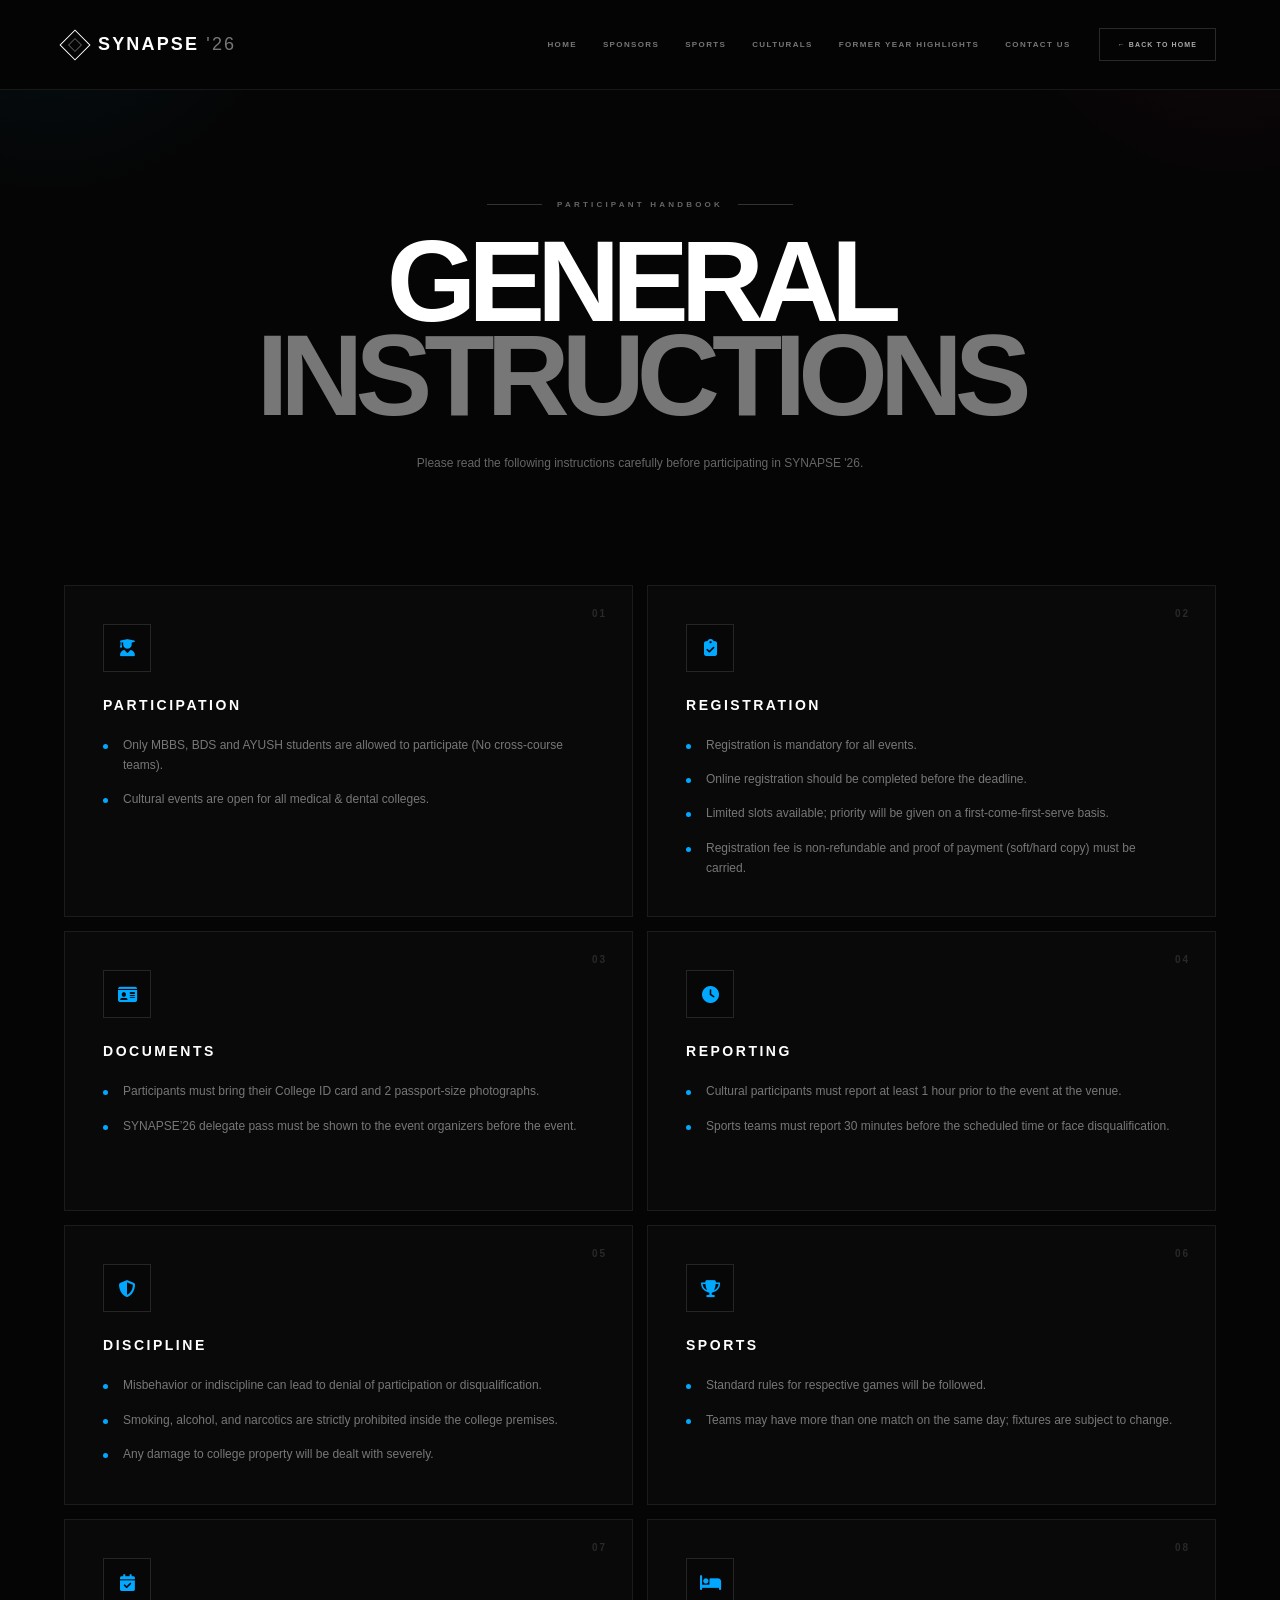
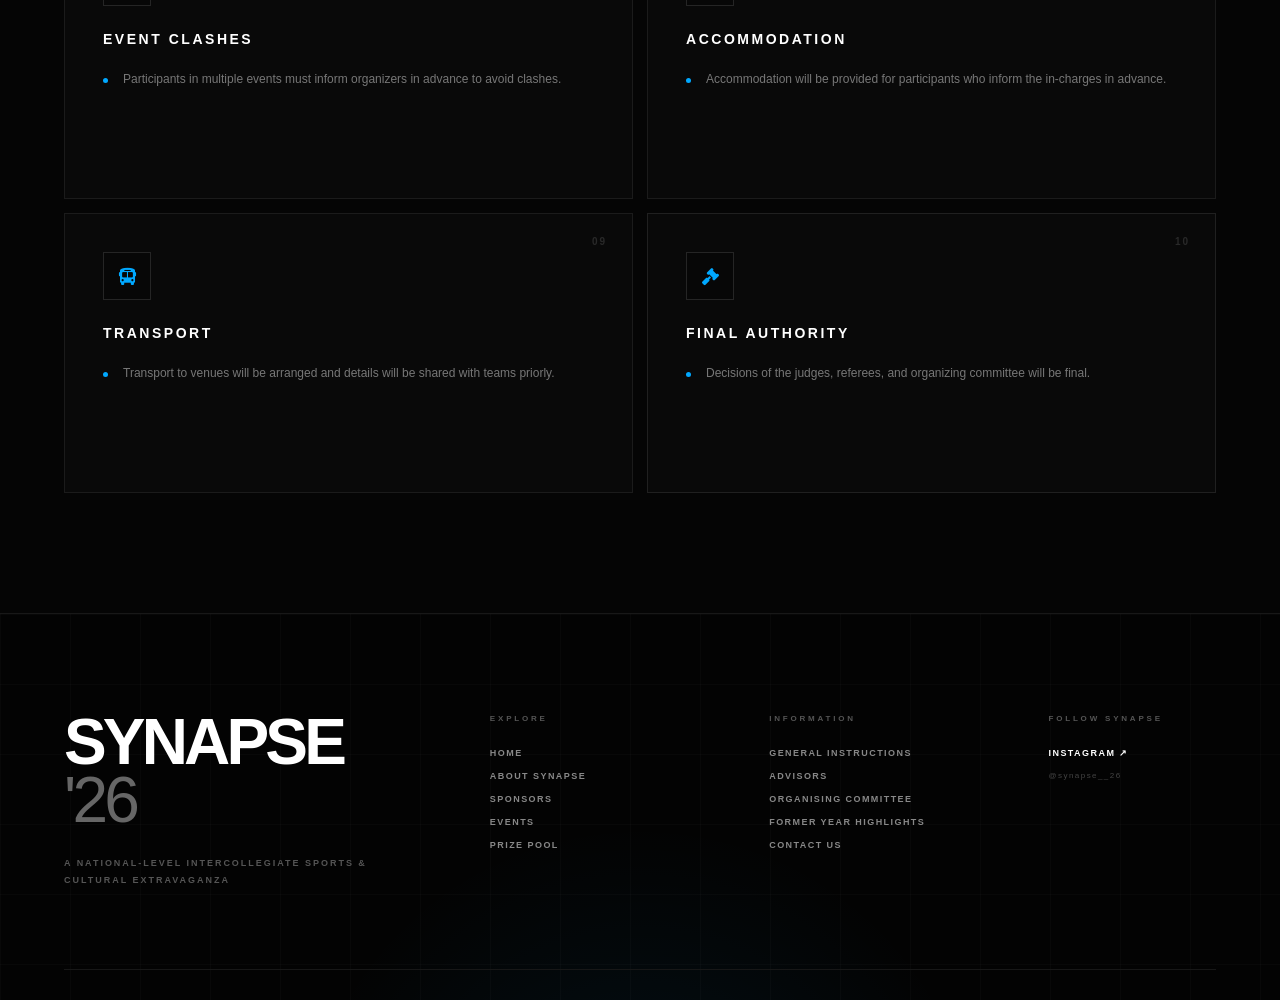
<file: instructions.html>
<!DOCTYPE html>
<html lang="en">

<head>
    <meta charset="UTF-8">

    <meta
        name="viewport"
        content="width=device-width, initial-scale=1.0"
    >

    <title>General Instructions | SYNAPSE '26</title>

    <link rel="stylesheet" href="instructions.css">

    <link
        rel="stylesheet"
        href="https://cdnjs.cloudflare.com/ajax/libs/font-awesome/6.5.2/css/all.min.css"
    >
</head>

<body>

<header class="instructions-nav">

    <div class="navbar-inner">

        <a
            href="index.html"
            class="nav-brand"
        >
            <div class="nav-mark"></div>

            <div class="nav-name">
                SYNAPSE <span>'26</span>
            </div>
        </a>

        <nav class="nav-links">

            <a href="index.html">
                HOME
            </a>
			
			<a href="index.html#sponsors">
                SPONSORS
            </a>
			
			<a href="sports.html">
                SPORTS
            </a>
			
			<a href="culturals.html">
                CULTURALS
            </a>
			
			<a href="index.html#gallery">
                FORMER YEAR HIGHLIGHTS
            </a>

            <a href="index.html#connect">
                CONTACT US
            </a>
            

        </nav>

        <a
            href="index.html"
            class="back-home"
        >
            ← BACK TO HOME
        </a>

        <button
            class="menu-button"
            type="button"
            aria-label="Open menu"
            aria-expanded="false"
        >
            <span></span>
            <span></span>
            <span></span>
        </button>

    </div>

</header>


<main>

    <section class="instructions-hero">

        <div class="hero-eyebrow">
            <span></span>
            PARTICIPANT HANDBOOK
            <span></span>
        </div>

        <h1>
            GENERAL
            <span>INSTRUCTIONS</span>
        </h1>

        <p>
            Please read the following instructions carefully
            before participating in SYNAPSE '26.
        </p>

    </section>


    <section class="instructions-section">

        <div class="instructions-grid">

            <article class="instruction-card">

                <div class="instruction-number">
                    01
                </div>

                <div class="instruction-icon">
                    <i class="fa-solid fa-user-graduate"></i>
                </div>

                <h2>
                    PARTICIPATION
                </h2>

                <ul>

                    <li>
                        Only MBBS, BDS and AYUSH students are
                        allowed to participate (No cross-course teams).
                    </li>

                    <li>
                        Cultural events are open for all
                        medical &amp; dental colleges.
                    </li>

                </ul>

            </article>


            <article class="instruction-card">

                <div class="instruction-number">
                    02
                </div>

                <div class="instruction-icon">
                    <i class="fa-solid fa-clipboard-check"></i>
                </div>

                <h2>
                    REGISTRATION
                </h2>

                <ul>

                    <li>
                        Registration is mandatory for all events.
                    </li>

                    <li>
                        Online registration should be completed
                        before the deadline.
                    </li>

                    <li>
                        Limited slots available; priority will be
                        given on a first-come-first-serve basis.
                    </li>

                    <li>
                        Registration fee is non-refundable and
                        proof of payment (soft/hard copy) must be carried.
                    </li>

                </ul>

            </article>


            <article class="instruction-card">

                <div class="instruction-number">
                    03
                </div>

                <div class="instruction-icon">
                    <i class="fa-solid fa-id-card"></i>
                </div>

                <h2>
                    DOCUMENTS
                </h2>

                <ul>

                    <li>
                        Participants must bring their College ID card
                        and 2 passport-size photographs.
                    </li>

                    <li>
                        SYNAPSE’26 delegate pass must be shown to the
                        event organizers before the event.
                    </li>

                </ul>

            </article>


            <article class="instruction-card">

                <div class="instruction-number">
                    04
                </div>

                <div class="instruction-icon">
                    <i class="fa-solid fa-clock"></i>
                </div>

                <h2>
                    REPORTING
                </h2>

                <ul>

                    <li>
                        Cultural participants must report at least
                        1 hour prior to the event at the venue.
                    </li>

                    <li>
                        Sports teams must report 30 minutes before
                        the scheduled time or face disqualification.
                    </li>

                </ul>

            </article>


            <article class="instruction-card">

                <div class="instruction-number">
                    05
                </div>

                <div class="instruction-icon">
                    <i class="fa-solid fa-shield-halved"></i>
                </div>

                <h2>
                    DISCIPLINE
                </h2>

                <ul>

                    <li>
                        Misbehavior or indiscipline can lead to
                        denial of participation or disqualification.
                    </li>

                    <li>
                        Smoking, alcohol, and narcotics are strictly
                        prohibited inside the college premises.
                    </li>

                    <li>
                        Any damage to college property will be
                        dealt with severely.
                    </li>

                </ul>

            </article>


            <article class="instruction-card">

                <div class="instruction-number">
                    06
                </div>

                <div class="instruction-icon">
                    <i class="fa-solid fa-trophy"></i>
                </div>

                <h2>
                    SPORTS
                </h2>

                <ul>

                    <li>
                        Standard rules for respective games
                        will be followed.
                    </li>

                    <li>
                        Teams may have more than one match on the
                        same day; fixtures are subject to change.
                    </li>

                </ul>

            </article>


            <article class="instruction-card">

                <div class="instruction-number">
                    07
                </div>

                <div class="instruction-icon">
                    <i class="fa-solid fa-calendar-check"></i>
                </div>

                <h2>
                    EVENT CLASHES
                </h2>

                <ul>

                    <li>
                        Participants in multiple events must inform
                        organizers in advance to avoid clashes.
                    </li>

                </ul>

            </article>


            <article class="instruction-card">

                <div class="instruction-number">
                    08
                </div>

                <div class="instruction-icon">
                    <i class="fa-solid fa-bed"></i>
                </div>

                <h2>
                    ACCOMMODATION
                </h2>

                <ul>

                    <li>
                        Accommodation will be provided for
                        participants who inform the in-charges
                        in advance.
                    </li>

                </ul>

            </article>


            <article class="instruction-card">

                <div class="instruction-number">
                    09
                </div>

                <div class="instruction-icon">
                    <i class="fa-solid fa-bus"></i>
                </div>

                <h2>
                    TRANSPORT
                </h2>

                <ul>

                    <li>
                        Transport to venues will be arranged and
                        details will be shared with teams priorly.
                    </li>

                </ul>

            </article>


            <article class="instruction-card final-card">

                <div class="instruction-number">
                    10
                </div>

                <div class="instruction-icon">
                    <i class="fa-solid fa-gavel"></i>
                </div>

                <h2>
                    FINAL AUTHORITY
                </h2>

                <ul>

                    <li>
                        Decisions of the judges, referees, and
                        organizing committee will be final.
                    </li>

                </ul>

            </article>

        </div>

    </section>

</main>


<footer class="site-footer">

    <div class="footer-top">

        <div class="footer-brand">

            <div class="footer-logo">
                SYNAPSE <span>'26</span>
            </div>

            <p>
                A NATIONAL-LEVEL
                INTERCOLLEGIATE
                SPORTS &amp; CULTURAL
                EXTRAVAGANZA
            </p>

        </div>


        <div class="footer-column">

            <div class="footer-heading">
                EXPLORE
            </div>

            <a href="index.html#home">
                HOME
            </a>

            <a href="index.html#about-synapse">
                ABOUT SYNAPSE
            </a>

            <a href="index.html#sponsors">
                SPONSORS
            </a>

            <a href="index.html#events">
                EVENTS
            </a>

            <a href="index.html#prize-pool">
                PRIZE POOL
            </a>

        </div>


        <div class="footer-column">

            <div class="footer-heading">
                INFORMATION
            </div>

            <a href="instructions.html">
                GENERAL INSTRUCTIONS
            </a>

            <a href="advisors.html">
                ADVISORS
            </a>

            <a href="council.html">
                ORGANISING COMMITTEE
            </a>

            <a href="index.html#gallery">
                FORMER YEAR HIGHLIGHTS
            </a>

            <a href="index.html#connect">
                CONTACT US
            </a>

        </div>


        <div class="footer-column footer-social">

            <div class="footer-heading">
                FOLLOW SYNAPSE
            </div>

            <a
                href="https://www.instagram.com/synapse__26/"
                target="_blank"
                rel="noopener noreferrer"
            >
                INSTAGRAM ↗
            </a>

            <span>
                @synapse__26
            </span>

        </div>

    </div>

</footer>


<script>

document.addEventListener("DOMContentLoaded", () => {

    const menuButton =
        document.querySelector(".menu-button");

    const nav =
        document.querySelector(".nav-links");

    if (!menuButton || !nav) {
        return;
    }

    function openMenu() {

        nav.classList.add("active");
        menuButton.classList.add("active");

        menuButton.setAttribute(
            "aria-expanded",
            "true"
        );

        menuButton.setAttribute(
            "aria-label",
            "Close menu"
        );

        document.body.classList.add("menu-open");
    }

    function closeMenu() {

        nav.classList.remove("active");
        menuButton.classList.remove("active");

        menuButton.setAttribute(
            "aria-expanded",
            "false"
        );

        menuButton.setAttribute(
            "aria-label",
            "Open menu"
        );

        document.body.classList.remove("menu-open");
    }

    menuButton.addEventListener("click", () => {

        if (nav.classList.contains("active")) {
            closeMenu();
        } else {
            openMenu();
        }

    });

    nav.querySelectorAll("a").forEach(link => {

        link.addEventListener("click", closeMenu);

    });

    document.addEventListener("keydown", event => {

        if (event.key === "Escape") {
            closeMenu();
        }

    });

});

</script>


</body>

</html>
</file>
<file: instructions.css>
/* =========================================================
   SYNAPSE '26 — GENERAL INSTRUCTIONS
   FINAL CLEAN CSS
========================================================= */

* {
    margin: 0;
    padding: 0;
    box-sizing: border-box;
}

html {
    scroll-behavior: smooth;
}

body {
    background: #050505;
    color: #ffffff;
    font-family: Arial, Helvetica, sans-serif;
    overflow-x: hidden;
}

body.menu-open {
    overflow: hidden;
}

a {
    color: inherit;
    text-decoration: none;
}


/* =========================================================
   NAVIGATION
========================================================= */

.instructions-nav {
    position: fixed;
    top: 0;
    left: 0;
    width: 100%;
    height: 90px;
    z-index: 1000;
    background: rgba(5, 5, 5, 0.95);
    border-bottom: 1px solid #181818;
    backdrop-filter: blur(12px);
    -webkit-backdrop-filter: blur(12px);
}

.navbar-inner {
    width: min(1400px, 90%);
    height: 100%;
    margin: 0 auto;
    display: flex;
    align-items: center;
    gap: 28px;
}

.nav-brand {
    display: flex;
    align-items: center;
    gap: 12px;
    flex-shrink: 0;
    z-index: 1102;
}

.nav-mark {
    width: 22px;
    height: 22px;
    border: 1px solid #ffffff;
    transform: rotate(45deg);
    position: relative;
}

.nav-mark::after {
    content: "";
    position: absolute;
    inset: 5px;
    border: 1px solid #555555;
}

.nav-name {
    color: #ffffff;
    font-size: 18px;
    font-weight: 900;
    letter-spacing: 0.12em;
    white-space: nowrap;
}

.nav-name span {
    color: #777777;
    font-weight: 500;
}

.nav-links {
    display: flex;
    align-items: center;
    justify-content: center;
    gap: 26px;
    margin-left: auto;
}

.nav-links a {
    position: relative;
    color: #777777;
    font-size: 8px;
    font-weight: 700;
    letter-spacing: 0.17em;
    white-space: nowrap;
    transition: color 0.3s ease;
}

.nav-links a::after {
    content: "";
    position: absolute;
    left: 0;
    bottom: -8px;
    width: 0;
    height: 1px;
    background: #00a8ff;
    transition: width 0.3s ease;
}

.nav-links a:hover {
    color: #ffffff;
}

.nav-links a:hover::after {
    width: 100%;
}

.back-home {
    flex-shrink: 0;
    padding: 12px 18px;
    border: 1px solid #292929;
    color: #aaaaaa;
    font-size: 7px;
    font-weight: 700;
    letter-spacing: 0.16em;
    white-space: nowrap;
    transition: 0.3s ease;
}

.back-home:hover {
    color: #ffffff;
    border-color: #00a8ff;
}

.menu-button {
    display: none;
    width: 42px;
    height: 42px;
    padding: 8px;
    border: 1px solid rgba(255,255,255,0.20);
    background: transparent;
    cursor: pointer;
    align-items: center;
    justify-content: center;
    flex-direction: column;
    z-index: 1103;
}

.menu-button span {
    display: block;
    width: 22px;
    height: 1px;
    margin: 3px 0;
    background: #ffffff;
    transition:
        transform 0.3s ease,
        opacity 0.3s ease;
}

.menu-button.active span:nth-child(1) {
    transform: translateY(7px) rotate(45deg);
}

.menu-button.active span:nth-child(2) {
    opacity: 0;
}

.menu-button.active span:nth-child(3) {
    transform: translateY(-7px) rotate(-45deg);
}

/* =========================================================
   HERO
========================================================= */

.instructions-hero {
    position: relative;
    text-align: center;
    padding: 200px 5% 90px;
    overflow: hidden;
}

.instructions-hero::before {
    content: "";
    position: absolute;
    width: 500px;
    height: 500px;
    top: -300px;
    left: -200px;
    background:
        radial-gradient(
            circle,
            rgba(0, 168, 255, 0.07),
            transparent 70%
        );
    pointer-events: none;
}

.instructions-hero::after {
    content: "";
    position: absolute;
    width: 500px;
    height: 500px;
    top: -300px;
    right: -200px;
    background:
        radial-gradient(
            circle,
            rgba(255, 23, 68, 0.06),
            transparent 70%
        );
    pointer-events: none;
}

.hero-eyebrow {
    position: relative;
    z-index: 2;
    display: flex;
    justify-content: center;
    align-items: center;
    gap: 15px;
    margin-bottom: 25px;
    color: #666666;
    font-size: 8px;
    font-weight: 700;
    letter-spacing: 0.4em;
}

.hero-eyebrow span {
    width: 55px;
    height: 1px;
    background: #333333;
}

.instructions-hero h1 {
    position: relative;
    z-index: 2;
    font-family:
        "Arial Black",
        Arial,
        Helvetica,
        sans-serif;
    font-size:
        clamp(55px, 9vw, 120px);
    line-height: 0.82;
    letter-spacing: -0.07em;
}

.instructions-hero h1 span {
    display: block;
    color: #777777;
}

.instructions-hero p {
    position: relative;
    z-index: 2;
    max-width: 600px;
    margin: 30px auto 0;
    color: #666666;
    font-size: 12px;
    line-height: 1.8;
}


/* =========================================================
   INSTRUCTION CARDS
========================================================= */

.instructions-section {
    width: 100%;
    padding: 20px 5% 120px;
}

.instructions-grid {
    width: 100%;
    max-width: 1400px;
    margin: auto;
    display: grid;
    grid-template-columns:
        repeat(2, minmax(0, 1fr));
    gap: 14px;
}

.instruction-card {
    position: relative;
    padding: 38px;
    min-height: 280px;
    background: #090909;
    border: 1px solid #1b1b1b;
    overflow: hidden;
    transition:
        transform 0.35s ease,
        border-color 0.35s ease,
        background 0.35s ease;
}

.instruction-card:hover {
    transform: translateY(-4px);
    border-color: #00a8ff;
    background: #0b0b0b;
}

.instruction-number {
    position: absolute;
    top: 22px;
    right: 25px;
    color: #292929;
    font-size: 10px;
    font-weight: 700;
    letter-spacing: 0.2em;
}

.instruction-icon {
    width: 48px;
    height: 48px;
    display: flex;
    align-items: center;
    justify-content: center;
    margin-bottom: 25px;
    border: 1px solid #252525;
    color: #00a8ff;
    font-size: 17px;
    background: #070707;
    transition:
        color 0.3s ease,
        border-color 0.3s ease,
        transform 0.3s ease;
}

.instruction-card:hover .instruction-icon {
    color: #ff1744;
    border-color: #ff1744;
    transform: rotate(-3deg);
}

.instruction-card h2 {
    margin-bottom: 22px;
    color: #ffffff;
    font-size: 14px;
    font-weight: 800;
    letter-spacing: 0.18em;
}

.instruction-card ul {
    list-style: none;
}

.instruction-card li {
    position: relative;
    padding-left: 20px;
    margin-bottom: 14px;
    color: #777777;
    font-size: 12px;
    line-height: 1.7;
}

.instruction-card li::before {
    content: "";
    position: absolute;
    left: 0;
    top: 9px;
    width: 5px;
    height: 5px;
    border-radius: 50%;
    background: #00a8ff;
}

.instruction-card li:last-child {
    margin-bottom: 0;
}

.final-card {
    border-color: #202020;
}

.final-card:hover {
    border-color: #ff1744;
}


/* =========================================================
   FOOTER
========================================================= */

.site-footer {
    position: relative;
    width: 100%;
    padding: 100px 5% 30px;
    background: #030303;
    color: #ffffff;
    overflow: hidden;
    border-top: 1px solid #181818;
}

.site-footer::before {
    content: "";
    position: absolute;
    width: 700px;
    height: 700px;
    left: 50%;
    bottom: -520px;
    transform: translateX(-50%);
    background:
        radial-gradient(
            circle,
            rgba(0, 168, 255, 0.08),
            transparent 70%
        );
    pointer-events: none;
}

.site-footer::after {
    content: "";
    position: absolute;
    inset: 0;
    background-image:
        linear-gradient(
            rgba(255, 255, 255, 0.018) 1px,
            transparent 1px
        ),
        linear-gradient(
            90deg,
            rgba(255, 255, 255, 0.018) 1px,
            transparent 1px
        );
    background-size: 70px 70px;
    pointer-events: none;
}

.footer-top {
    position: relative;
    z-index: 2;
    width: min(1400px, 100%);
    margin: 0 auto;
    display: grid;
    grid-template-columns:
        1.7fr 1fr 1fr 0.8fr;
    gap: 70px;
    padding-bottom: 80px;
    border-bottom: 1px solid #171717;
}

.footer-brand {
    max-width: 420px;
}

.footer-logo {
    font-family:
        "Arial Black",
        Arial,
        Helvetica,
        sans-serif;
    font-size:
        clamp(38px, 5vw, 65px);
    line-height: 0.9;
    font-weight: 900;
    letter-spacing: -0.06em;
}

.footer-logo span {
    color: #666666;
    font-weight: 300;
}

.footer-brand p {
    max-width: 320px;
    margin-top: 25px;
    color: #555555;
    font-size: 9px;
    line-height: 1.9;
    font-weight: 600;
    letter-spacing: 0.22em;
}

.footer-column {
    display: flex;
    flex-direction: column;
    align-items: flex-start;
    gap: 13px;
}

.footer-heading {
    margin-bottom: 12px;
    color: #555555;
    font-size: 8px;
    font-weight: 700;
    letter-spacing: 0.35em;
}

.footer-column a {
    position: relative;
    color: #888888;
    font-size: 9px;
    font-weight: 600;
    letter-spacing: 0.16em;
    transition: color 0.3s ease;
}

.footer-column a::after {
    content: "";
    position: absolute;
    left: 0;
    bottom: -5px;
    width: 0;
    height: 1px;
    background: #ffffff;
    transition: width 0.3s ease;
}

.footer-column a:hover {
    color: #ffffff;
}

.footer-column a:hover::after {
    width: 100%;
}

.footer-social a {
    color: #ffffff;
}

.footer-social span {
    color: #444444;
    font-size: 8px;
    letter-spacing: 0.18em;
}

.footer-wordmark {
    position: relative;
    z-index: 1;
    width: 100%;
    margin-top: 65px;
    text-align: center;
    font-family:
        "Arial Black",
        Arial,
        Helvetica,
        sans-serif;
    font-size:
        clamp(75px, 16vw, 240px);
    line-height: 0.75;
    font-weight: 900;
    letter-spacing: -0.08em;
    color: transparent;
    -webkit-text-stroke:
        1px rgba(255,255,255,0.10);
    user-select: none;
}

.footer-wordmark span {
    color: #333333;
    -webkit-text-stroke: 0;
    font-weight: 300;
}

.footer-bottom {
    position: relative;
    z-index: 2;
    width: min(1400px, 100%);
    margin: 55px auto 0;
    display: flex;
    align-items: center;
    justify-content: space-between;
    gap: 20px;
    color: #3f3f3f;
    font-size: 7px;
    font-weight: 600;
    letter-spacing: 0.22em;
}



@media (max-width: 1100px) and (min-width: 601px) {

    .navbar-inner {
        width: 92%;
        gap: 18px;
    }

    .nav-links {
        gap: 16px;
    }

    .nav-links a {
        font-size: 7px;
        letter-spacing: 0.12em;
    }

    .back-home {
        padding: 10px 13px;
        font-size: 6px;
    }
}

/* =========================================================
   TABLET
========================================================= */

@media (max-width: 1000px) {

    .footer-top {
        grid-template-columns:
            repeat(2, minmax(0, 1fr));
        gap: 55px 35px;
    }

    .footer-brand {
        grid-column: 1 / -1;
    }

    .footer-bottom {
        flex-direction: column;
        text-align: center;
        gap: 12px;
    }

}


/* =========================================================
   SMALL TABLET
========================================================= */

@media (max-width: 800px) {

    .instructions-grid {
        grid-template-columns: 1fr;
    }

}


/* =========================================================
   MOBILE
========================================================= */

@media (max-width: 600px) {

    .navbar-inner {
        width: 90%;
        justify-content: space-between;
    }

    .nav-links {
        position: fixed;
        inset: 0;
        width: 100%;
        height: 100vh;
        height: 100dvh;
        margin: 0;
        padding: 100px 9% 50px;
        display: flex;
        flex-direction: column;
        align-items: flex-start;
        justify-content: center;
        gap: 0;
        background: #050505;
        opacity: 0;
        visibility: hidden;
        transform: translateY(-20px);
        transition:
            opacity 0.35s ease,
            transform 0.35s ease,
            visibility 0.35s ease;
        z-index: 1100;
        overflow-y: auto;
    }

    .nav-links.active {
        opacity: 1;
        visibility: visible;
        transform: translateY(0);
    }

    .nav-links a {
        width: 100%;
        padding: 16px 0;
        border-bottom: 1px solid rgba(255,255,255,0.08);
        color: #888888;
        font-size: 18px;
        letter-spacing: 0.08em;
        transform: translateX(-20px);
        opacity: 0;
        transition:
            color 0.25s ease,
            transform 0.4s ease,
            opacity 0.4s ease;
    }

    .nav-links.active a {
        transform: translateX(0);
        opacity: 1;
    }

    .nav-links a::after {
        display: none;
    }

    .back-home {
        display: none;
    }

    .menu-button {
        display: flex;
    }


    .instructions-nav {
        height: 75px;
        padding: 0 5%;
    }

    .nav-name {
        font-size: 14px;
    }

    .nav-mark {
        width: 18px;
        height: 18px;
    }

    .back-home {
        display: none;
    }

    .menu-button {
        display: flex;
    }

    .instructions-hero {
        padding:
            130px 5% 65px;
    }

    .hero-eyebrow {
        font-size: 6px;
        letter-spacing: 0.25em;
    }

    .hero-eyebrow span {
        width: 25px;
    }

    .instructions-hero h1 {
        font-size: 48px;
    }

    .instructions-hero p {
        font-size: 10px;
    }

    .instructions-section {
        padding:
            10px 4% 80px;
    }

    .instruction-card {
        padding:
            28px 24px;
        min-height: auto;
    }

    .instruction-icon {
        width: 42px;
        height: 42px;
        font-size: 15px;
    }

    .instruction-card h2 {
        font-size: 12px;
    }

    .instruction-card li {
        font-size: 11px;
    }

    .site-footer {
        padding:
            75px 7% 25px;
    }

    .footer-top {
        grid-template-columns: 1fr;
        gap: 40px;
        padding-bottom: 55px;
    }

    .footer-brand {
        grid-column: auto;
    }

    .footer-logo {
        font-size: 48px;
    }

    .footer-brand p {
        font-size: 8px;
        max-width: 280px;
    }

    .footer-wordmark {
        margin-top: 45px;
        font-size: 24vw;
    }

    .footer-bottom {
        margin-top: 40px;
        font-size: 6px;
        line-height: 1.5;
        letter-spacing: 0.15em;
    }

}


/* =========================================================
   VERY SMALL MOBILE
========================================================= */

@media (max-width: 380px) {

    .footer-logo {
        font-size: 42px;
    }

    .footer-wordmark {
        font-size: 23vw;
    }

}
</file>
